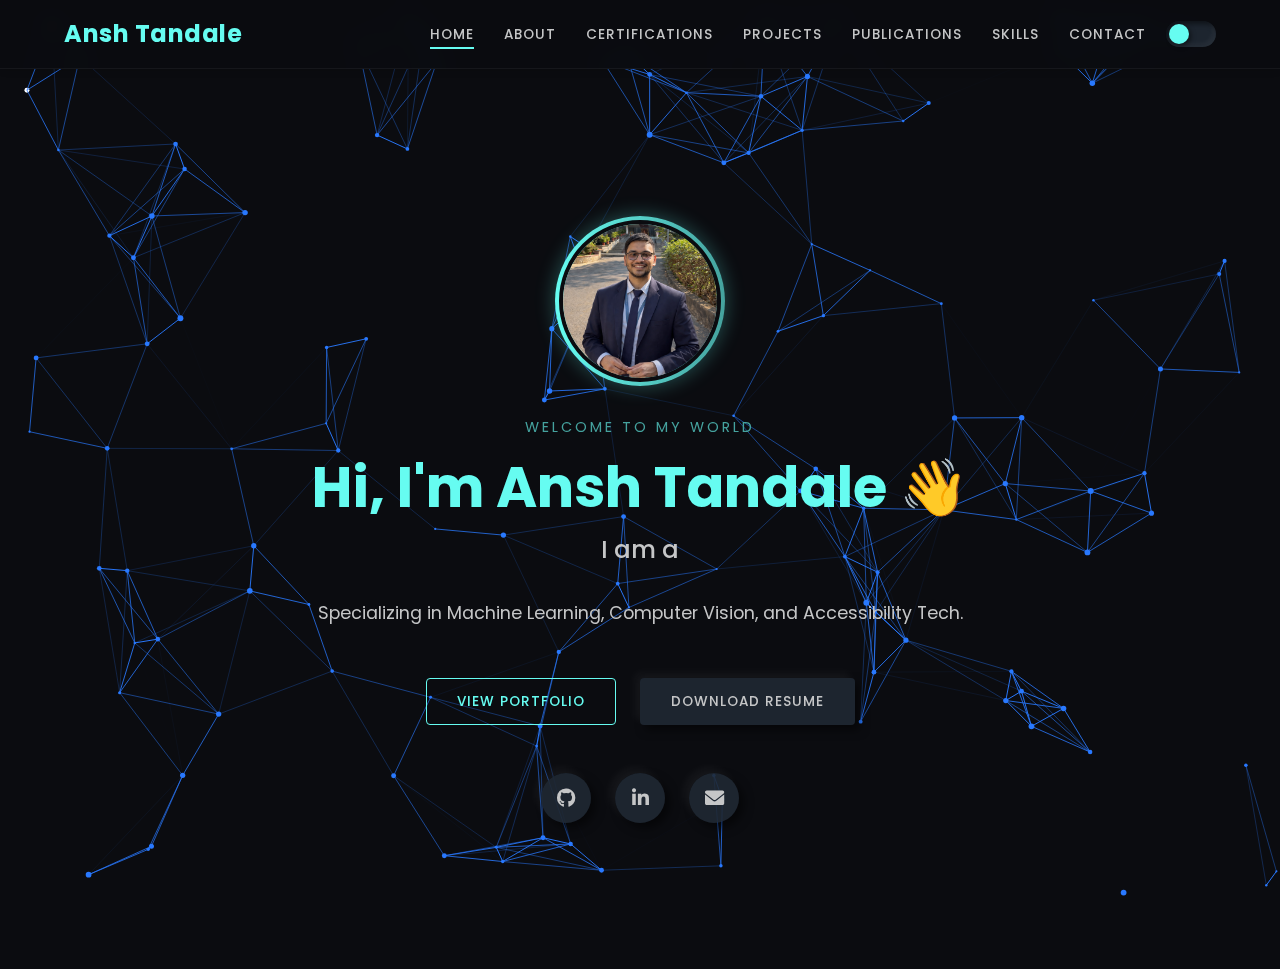
<file: index.html>
<!DOCTYPE html>
<html lang="en">
<head>
    <meta charset="UTF-8">
    <meta name="viewport" content="width=device-width, initial-scale=1.0">
    <title>Ansh Tandale | Portfolio</title>
    <link rel="stylesheet" href="css/style.css">
    <link rel="stylesheet" href="https://cdnjs.cloudflare.com/ajax/libs/font-awesome/6.0.0/css/all.min.css">
</head>
<body>
    <canvas id="bg-canvas"></canvas>

    <nav class="navbar">
        <div class="logo">Ansh <span>Tandale</span></div>
        <div style="display: flex; align-items: center; gap: 20px;">
            <ul class="nav-links">
                <li><a href="index.html" class="active">Home</a></li>
                <li><a href="about.html">About</a></li>
                <li><a href="certifications.html">Certifications</a></li>
                <li><a href="projects.html">Projects</a></li>
                <li><a href="publications.html">Publications</a></li>
                <li><a href="skills.html">Skills</a></li>
                <li><a href="contact.html">Contact</a></li>
            </ul>
            <div class="theme-switch">
                <div class="switch-handle"></div>
            </div>
            <div class="hamburger"><i class="fas fa-bars"></i></div>
        </div>
    </nav>

    <section class="hero">
        <div class="hero-content">
            <div class="profile-img-container">
                <img src="assets/images/Profile.png" alt="Ansh Tandale" class="profile-img">
            </div>
            <span class="welcome-text">Welcome to my world</span>
            <h1>Hi, I'm <span>Ansh Tandale</span> <span class="wave">👋</span></h1>
            
            <div class="type-wrap">
                I am a <span class="typed-text"></span>
            </div>

            <p style="margin-bottom: 30px; font-size: 1.1rem;">
                Specializing in Machine Learning, Computer Vision, and Accessibility Tech.
            </p>

            <div class="hero-btns">
                <a href="projects.html" class="btn btn-primary">View Portfolio</a>
                <a href="assets/Ansh Tandale Resume Analyst.pdf" target="_blank" class="btn btn-secondary">Download Resume</a>
            </div>
            <div class="social-links">
                <a href="https://github.com/Ansh9804" target="_blank"><i class="fab fa-github"></i></a>
                <a href="https://www.linkedin.com/in/ansh-tandale" target="_blank"><i class="fab fa-linkedin-in"></i></a>
                <a href="mailto:anshtandale9804@gmail.com"><i class="fas fa-envelope"></i></a>
            </div>
        </div>
    </section>

    <script src="js/script.js"></script>
</body>
</html>
</file>
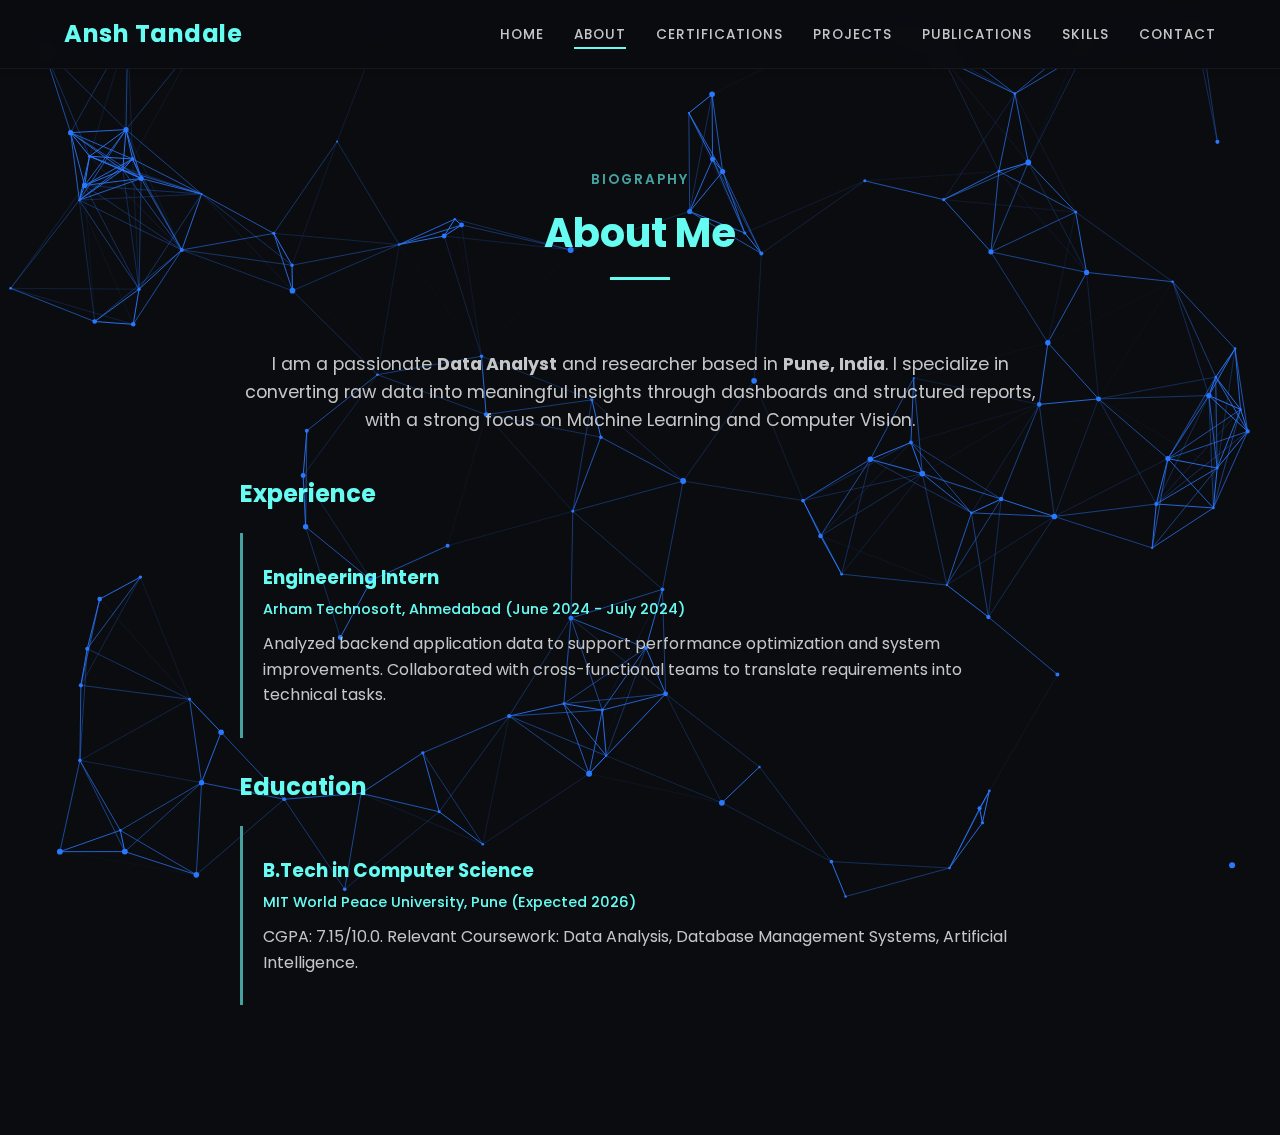
<file: about.html>
<!DOCTYPE html>
<html lang="en">
<head>
    <meta charset="UTF-8">
    <meta name="viewport" content="width=device-width, initial-scale=1.0">
    <title>About | Ansh Tandale</title>
    <link rel="stylesheet" href="css/style.css">
    <link rel="stylesheet" href="https://cdnjs.cloudflare.com/ajax/libs/font-awesome/6.0.0/css/all.min.css">
</head>
<body>
    <canvas id="bg-canvas"></canvas>

    <nav class="navbar">
        <div class="logo">Ansh <span>Tandale</span></div>
        <ul class="nav-links">
            <li><a href="index.html">Home</a></li>
            <li><a href="about.html" class="active">About</a></li>
            <li><a href="certifications.html">Certifications</a></li>
            <li><a href="projects.html">Projects</a></li>
            <li><a href="publications.html">Publications</a></li>
            <li><a href="skills.html">Skills</a></li>
            <li><a href="contact.html">Contact</a></li>
        </ul>
        <div class="hamburger"><i class="fas fa-bars"></i></div>
    </nav>

    <section class="section-container">
        <div class="section-header">
            <span class="subtitle">Biography</span>
            <h1 class="section-title">About Me</h1>
        </div>
        
        <div style="max-width: 800px; margin: 0 auto;">
            <p style="margin-bottom: 40px; text-align: center; font-size: 1.1rem;">
                I am a passionate <strong>Data Analyst</strong> and researcher based in <strong>Pune, India</strong>. I specialize in converting raw data into meaningful insights through dashboards and structured reports, with a strong focus on Machine Learning and Computer Vision.
            </p>

            <h2 style="margin-bottom: 20px;">Experience</h2>
            <div class="timeline-item">
                <h3>Engineering Intern</h3>
                <span class="company">Arham Technosoft, Ahmedabad (June 2024 - July 2024)</span>
                <p>Analyzed backend application data to support performance optimization and system improvements. Collaborated with cross-functional teams to translate requirements into technical tasks.</p>
            </div>

            <h2 style="margin-bottom: 20px;">Education</h2>
            <div class="timeline-item">
                <h3>B.Tech in Computer Science</h3>
                <span class="company">MIT World Peace University, Pune (Expected 2026)</span>
                <p>CGPA: 7.15/10.0. Relevant Coursework: Data Analysis, Database Management Systems, Artificial Intelligence.</p>
            </div>
        </div>
    </section>

    <script src="js/script.js"></script>
</body>
</html>
</file>
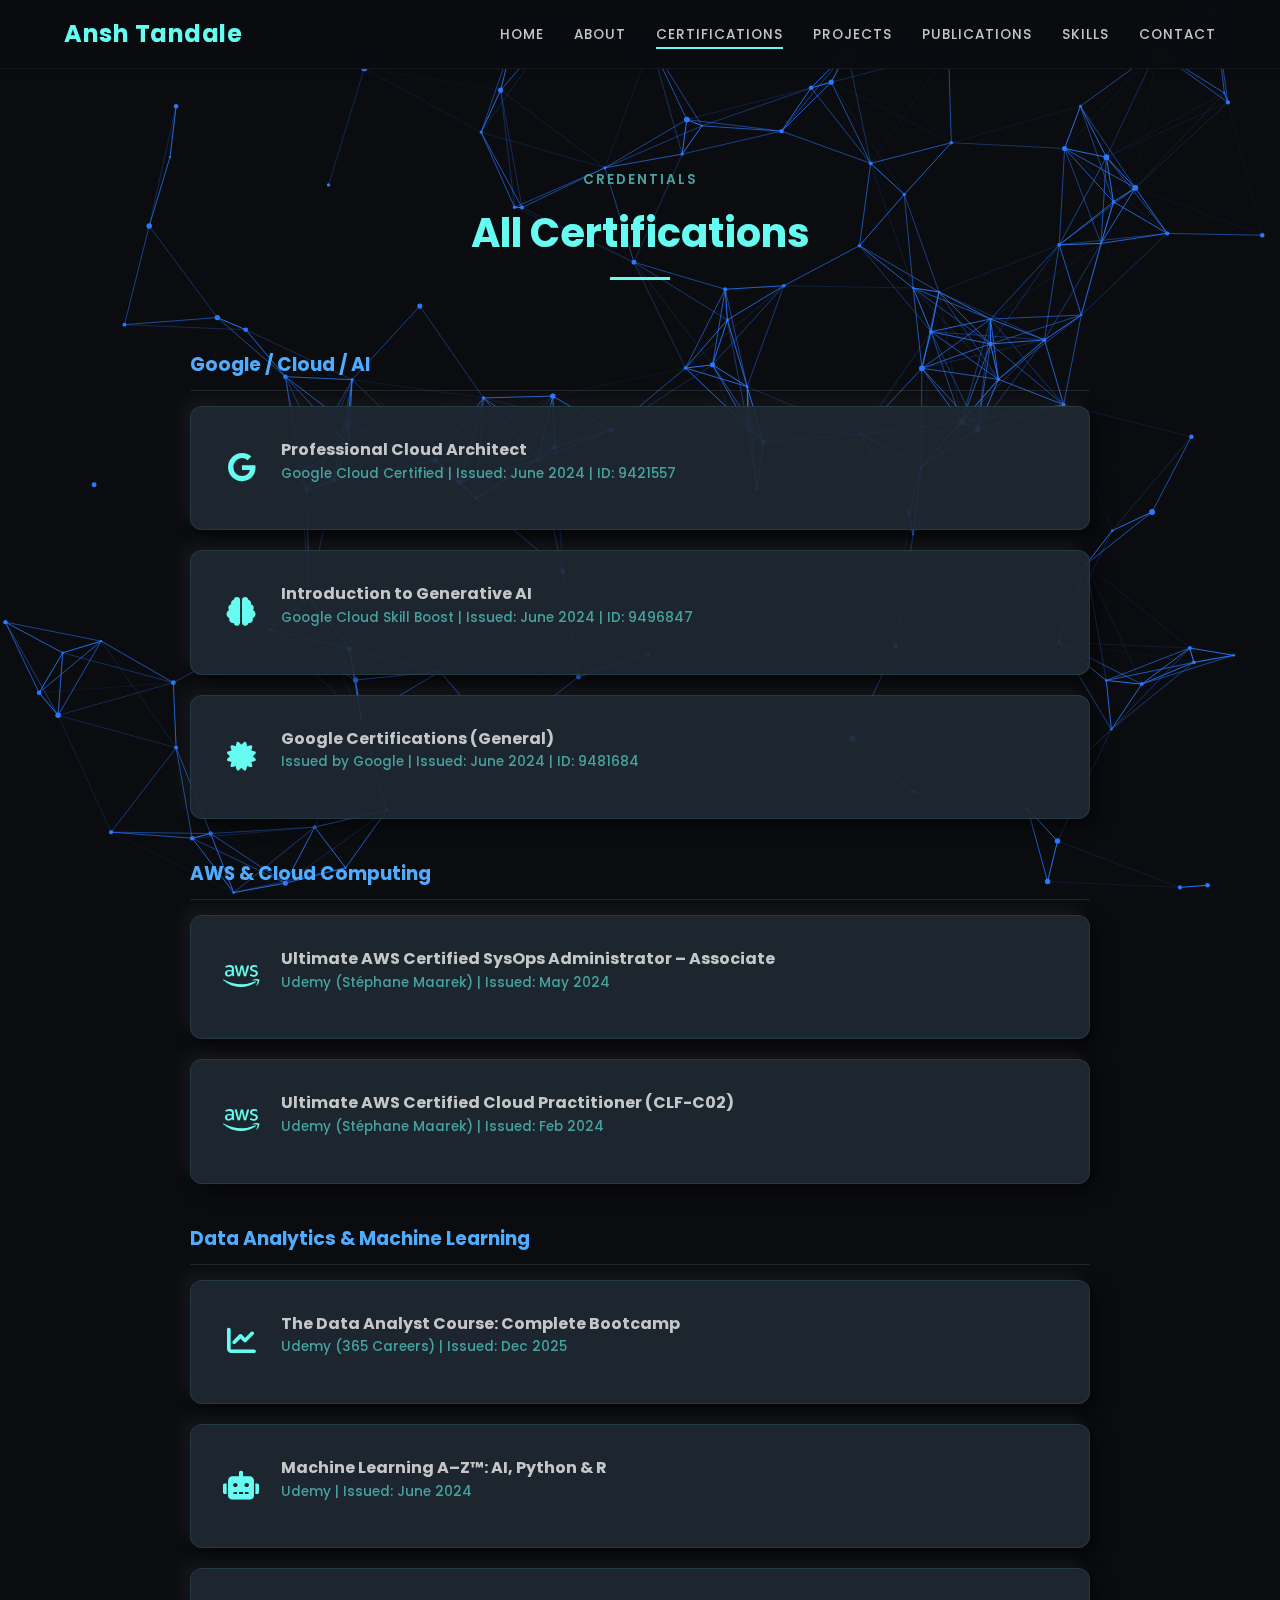
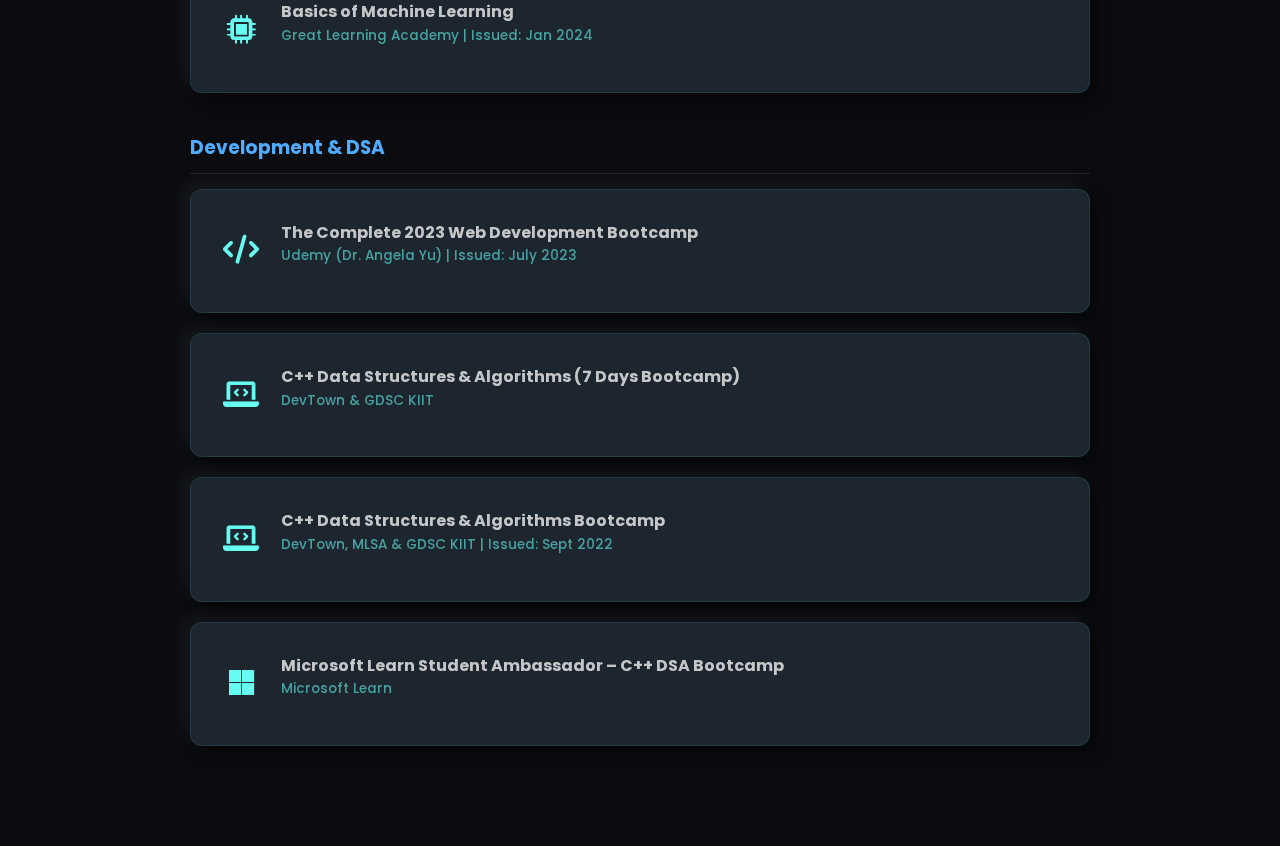
<file: certifications.html>
<!DOCTYPE html>
<html lang="en">
<head>
    <meta charset="UTF-8">
    <meta name="viewport" content="width=device-width, initial-scale=1.0">
    <title>Certifications | Ansh Tandale</title>
    <link rel="stylesheet" href="css/style.css">
    <link rel="stylesheet" href="https://cdnjs.cloudflare.com/ajax/libs/font-awesome/6.0.0/css/all.min.css">
</head>
<body>
    <canvas id="bg-canvas"></canvas>

    <nav class="navbar">
        <div class="logo">Ansh <span>Tandale</span></div>
        <ul class="nav-links">
            <li><a href="index.html">Home</a></li>
            <li><a href="about.html">About</a></li>
            <li><a href="certifications.html" class="active">Certifications</a></li>
            <li><a href="projects.html">Projects</a></li>
            <li><a href="publications.html">Publications</a></li>
            <li><a href="skills.html">Skills</a></li>
            <li><a href="contact.html">Contact</a></li>
        </ul>
        <div class="hamburger"><i class="fas fa-bars"></i></div>
    </nav>

    <section class="section-container">
        <div class="section-header">
            <span class="subtitle">Credentials</span>
            <h1 class="section-title">All Certifications</h1>
        </div>
        
        <div style="max-width: 900px; margin: 0 auto;">
            
            <h3 style="color: #4facfe; margin: 30px 0 15px; border-bottom: 1px solid rgba(255,255,255,0.1); padding-bottom: 10px;">
                Google / Cloud / AI
            </h3>
            <ul class="cert-list">
                <li>
                    <i class="fab fa-google"></i>
                    <div class="cert-details">
                        <strong>Professional Cloud Architect</strong>
                        <span>Google Cloud Certified | Issued: June 2024 | ID: 9421557</span>
                    </div>
                </li>
                <li>
                    <i class="fas fa-brain"></i>
                    <div class="cert-details">
                        <strong>Introduction to Generative AI</strong>
                        <span>Google Cloud Skill Boost | Issued: June 2024 | ID: 9496847</span>
                    </div>
                </li>
                <li>
                    <i class="fas fa-certificate"></i>
                    <div class="cert-details">
                        <strong>Google Certifications (General)</strong>
                        <span>Issued by Google | Issued: June 2024 | ID: 9481684</span>
                    </div>
                </li>
            </ul>

            <h3 style="color: #4facfe; margin: 40px 0 15px; border-bottom: 1px solid rgba(255,255,255,0.1); padding-bottom: 10px;">
                AWS & Cloud Computing
            </h3>
            <ul class="cert-list">
                <li>
                    <i class="fab fa-aws"></i>
                    <div class="cert-details">
                        <strong>Ultimate AWS Certified SysOps Administrator – Associate</strong>
                        <span>Udemy (Stéphane Maarek) | Issued: May 2024</span>
                    </div>
                </li>
                <li>
                    <i class="fab fa-aws"></i>
                    <div class="cert-details">
                        <strong>Ultimate AWS Certified Cloud Practitioner (CLF-C02)</strong>
                        <span>Udemy (Stéphane Maarek) | Issued: Feb 2024</span>
                    </div>
                </li>
            </ul>

            <h3 style="color: #4facfe; margin: 40px 0 15px; border-bottom: 1px solid rgba(255,255,255,0.1); padding-bottom: 10px;">
                Data Analytics & Machine Learning
            </h3>
            <ul class="cert-list">
                <li>
                    <i class="fas fa-chart-line"></i>
                    <div class="cert-details">
                        <strong>The Data Analyst Course: Complete Bootcamp</strong>
                        <span>Udemy (365 Careers) | Issued: Dec 2025</span>
                    </div>
                </li>
                <li>
                    <i class="fas fa-robot"></i>
                    <div class="cert-details">
                        <strong>Machine Learning A–Z™: AI, Python & R</strong>
                        <span>Udemy | Issued: June 2024</span>
                    </div>
                </li>
                <li>
                    <i class="fas fa-microchip"></i>
                    <div class="cert-details">
                        <strong>Basics of Machine Learning</strong>
                        <span>Great Learning Academy | Issued: Jan 2024</span>
                    </div>
                </li>
            </ul>

            <h3 style="color: #4facfe; margin: 40px 0 15px; border-bottom: 1px solid rgba(255,255,255,0.1); padding-bottom: 10px;">
                Development & DSA
            </h3>
            <ul class="cert-list">
                <li>
                    <i class="fas fa-code"></i>
                    <div class="cert-details">
                        <strong>The Complete 2023 Web Development Bootcamp</strong>
                        <span>Udemy (Dr. Angela Yu) | Issued: July 2023</span>
                    </div>
                </li>
                <li>
                    <i class="fas fa-laptop-code"></i>
                    <div class="cert-details">
                        <strong>C++ Data Structures & Algorithms (7 Days Bootcamp)</strong>
                        <span>DevTown & GDSC KIIT</span>
                    </div>
                </li>
                <li>
                    <i class="fas fa-laptop-code"></i>
                    <div class="cert-details">
                        <strong>C++ Data Structures & Algorithms Bootcamp</strong>
                        <span>DevTown, MLSA & GDSC KIIT | Issued: Sept 2022</span>
                    </div>
                </li>
                <li>
                    <i class="fab fa-microsoft"></i>
                    <div class="cert-details">
                        <strong>Microsoft Learn Student Ambassador – C++ DSA Bootcamp</strong>
                        <span>Microsoft Learn</span>
                    </div>
                </li>
            </ul>

        </div>
    </section>

    <script src="js/script.js"></script>
</body>
</html>
</file>
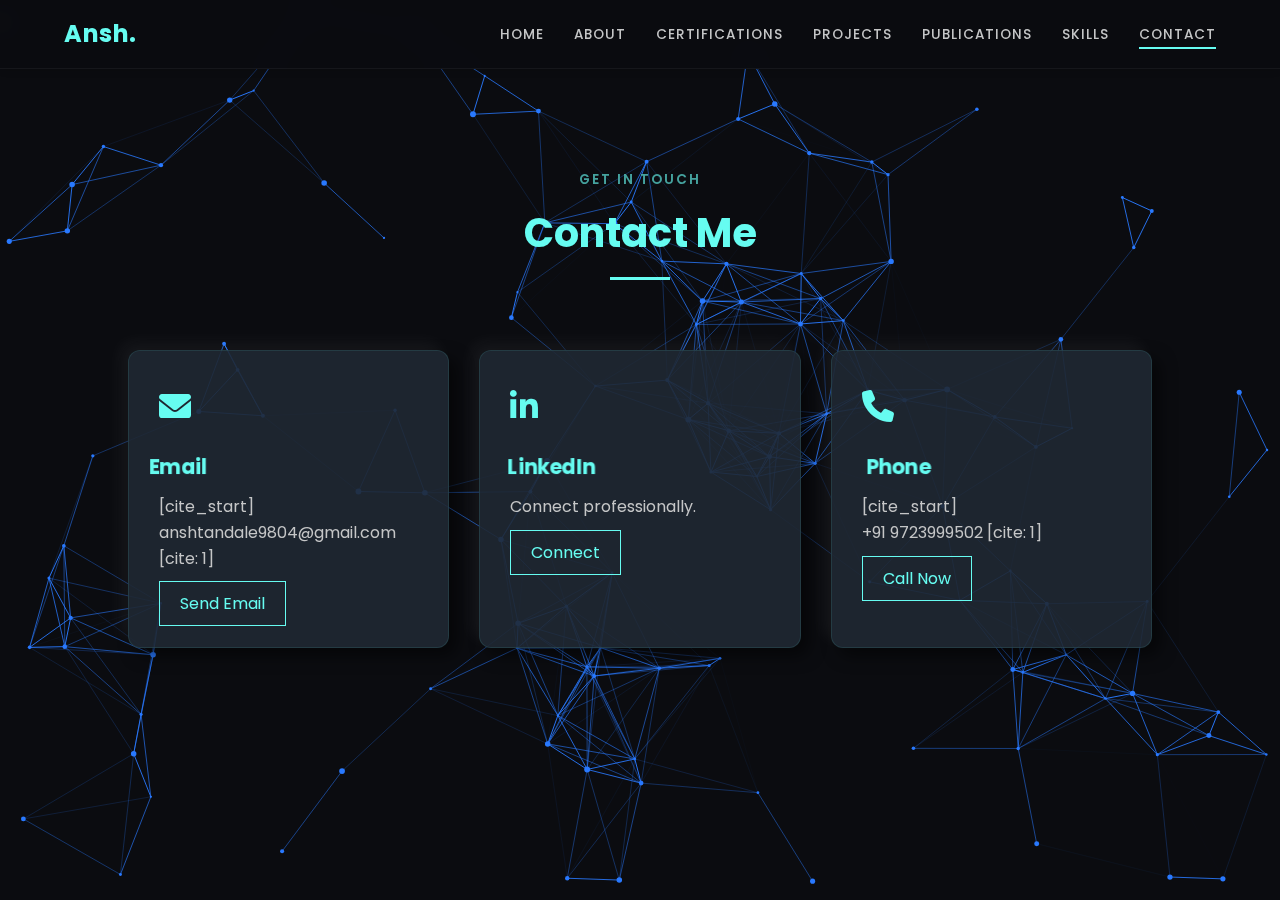
<file: contact.html>
<!DOCTYPE html>
<html lang="en">
<head>
    <meta charset="UTF-8">
    <meta name="viewport" content="width=device-width, initial-scale=1.0">
    <title>Contact | Ansh Tandale</title>
    <link rel="stylesheet" href="css/style.css">
    <link rel="stylesheet" href="https://cdnjs.cloudflare.com/ajax/libs/font-awesome/6.0.0/css/all.min.css">
</head>
<body>
    <canvas id="bg-canvas"></canvas>

    <nav class="navbar">
        <div class="logo">Ansh<span>.</span></div>
        <ul class="nav-links">
            <li><a href="index.html">Home</a></li>
            <li><a href="about.html">About</a></li>
            <li><a href="certifications.html">Certifications</a></li>
            <li><a href="projects.html">Projects</a></li>
            <li><a href="publications.html">Publications</a></li>
            <li><a href="skills.html">Skills</a></li>
            <li><a href="contact.html" class="active">Contact</a></li>
        </ul>
        <div class="hamburger"><i class="fas fa-bars"></i></div>
    </nav>

    <section class="section-container">
        <div class="section-header">
            <span class="subtitle">Get in Touch</span>
            <h1 class="section-title">Contact Me</h1>
        </div>
        
        <div class="contact-grid">
            <div class="contact-card">
                <div class="icon-box"><i class="fas fa-envelope"></i></div>
                <h3>Email</h3>
                [cite_start]<p>anshtandale9804@gmail.com [cite: 1]</p>
                <div style="margin-top: 20px;">
                    <a href="mailto:anshtandale9804@gmail.com" class="btn-primary" style="padding: 10px 20px;">Send Email</a>
                </div>
            </div>
            
            <div class="contact-card">
                <div class="icon-box"><i class="fab fa-linkedin-in"></i></div>
                <h3>LinkedIn</h3>
                <p>Connect professionally.</p>
                <div style="margin-top: 20px;">
                    <a href="https://www.linkedin.com/in/ansh-tandale" target="_blank" class="btn-primary" style="padding: 10px 20px;">Connect</a>
                </div>
            </div>

            <div class="contact-card">
                <div class="icon-box"><i class="fas fa-phone"></i></div>
                <h3>Phone</h3>
                [cite_start]<p>+91 9723999502 [cite: 1]</p>
                <div style="margin-top: 20px;">
                    <a href="tel:+919723999502" class="btn-primary" style="padding: 10px 20px;">Call Now</a>
                </div>
            </div>
        </div>
    </section>

    <script src="js/script.js"></script>
</body>
</html>
</file>
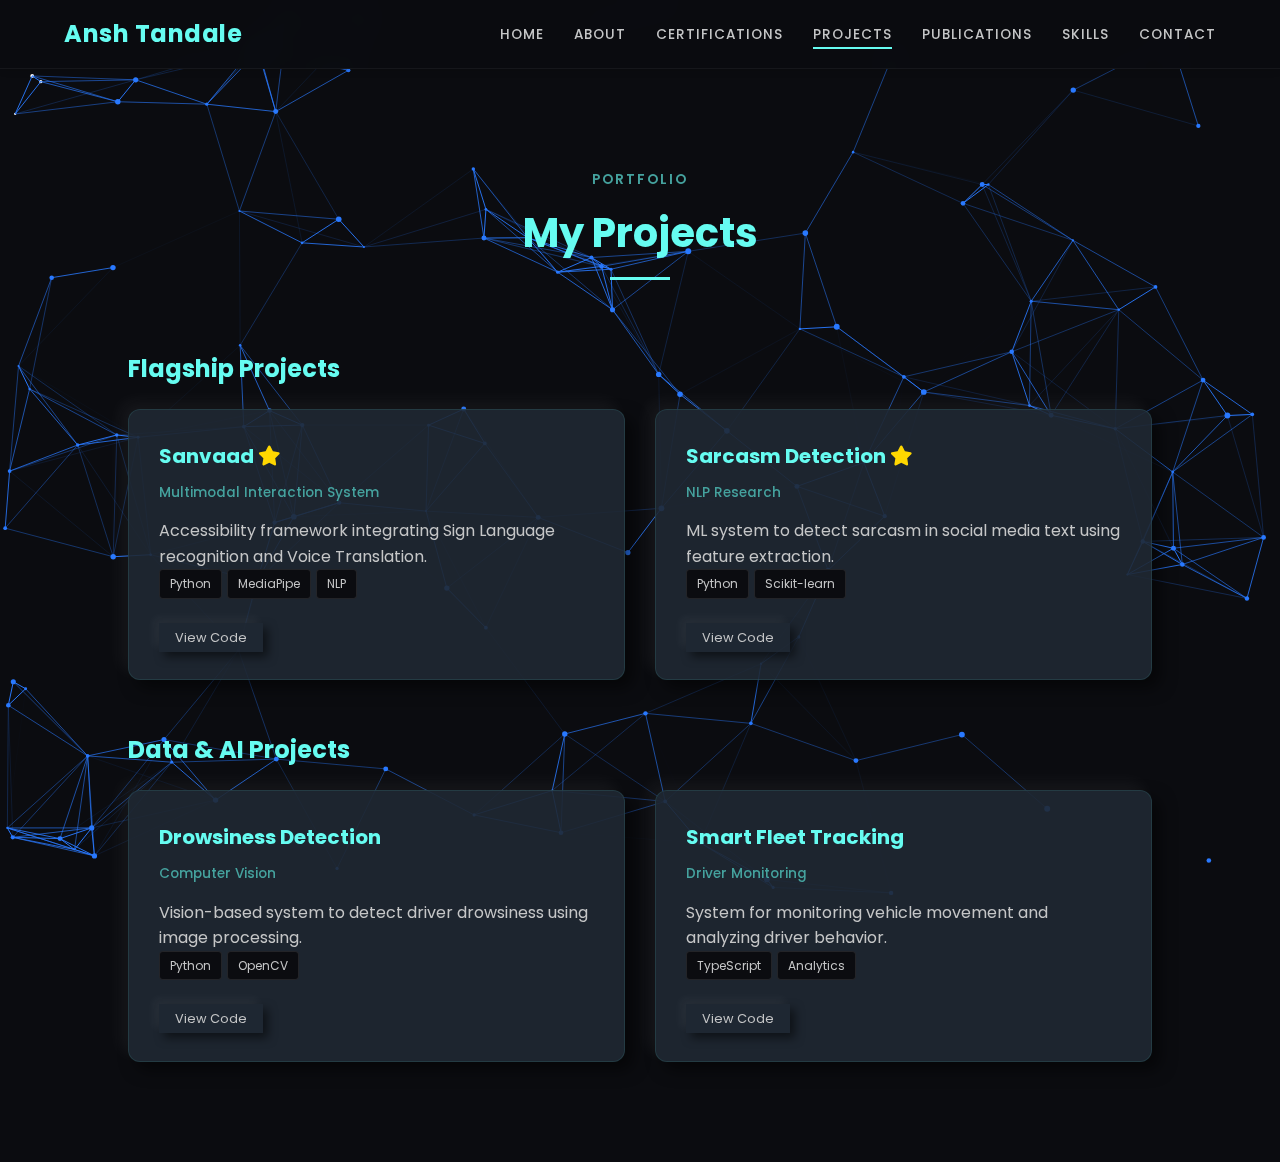
<file: projects.html>
<!DOCTYPE html>
<html lang="en">
<head>
    <meta charset="UTF-8">
    <meta name="viewport" content="width=device-width, initial-scale=1.0">
    <title>Projects | Ansh Tandale</title>
    <link rel="stylesheet" href="css/style.css">
    <link rel="stylesheet" href="https://cdnjs.cloudflare.com/ajax/libs/font-awesome/6.0.0/css/all.min.css">
</head>
<body>
    <canvas id="bg-canvas"></canvas>

    <nav class="navbar">
        <div class="logo">Ansh <span>Tandale</span></div>
        <ul class="nav-links">
            <li><a href="index.html">Home</a></li>
            <li><a href="about.html">About</a></li>
            <li><a href="certifications.html">Certifications</a></li>
            <li><a href="projects.html" class="active">Projects</a></li>
            <li><a href="publications.html">Publications</a></li>
            <li><a href="skills.html">Skills</a></li>
            <li><a href="contact.html">Contact</a></li>
        </ul>
        <div class="hamburger"><i class="fas fa-bars"></i></div>
    </nav>

    <section class="section-container">
        <div class="section-header">
            <span class="subtitle">Portfolio</span>
            <h1 class="section-title">My Projects</h1>
        </div>

        <h2 style="margin-bottom: 20px; font-size: 1.5rem;">Flagship Projects</h2>
        <div class="projects-grid">
            <div class="project-card">
                <div class="project-info">
                    <h3>Sanvaad <i class="fas fa-star" style="color: gold;"></i></h3>
                    <span class="role">Multimodal Interaction System</span>
                    <p>Accessibility framework integrating Sign Language recognition and Voice Translation.</p>
                    <div class="tech-stack"><span>Python</span><span>MediaPipe</span><span>NLP</span></div>
                    <div style="margin-top:20px;">
                        <a href="https://github.com/4t2de/sanvaad" target="_blank" class="btn-secondary" style="padding: 5px 15px; font-size: 0.8rem;">View Code</a>
                    </div>
                </div>
            </div>
            <div class="project-card">
                <div class="project-info">
                    <h3>Sarcasm Detection <i class="fas fa-star" style="color: gold;"></i></h3>
                    <span class="role">NLP Research</span>
                    <p>ML system to detect sarcasm in social media text using feature extraction.</p>
                    <div class="tech-stack"><span>Python</span><span>Scikit-learn</span></div>
                    <div style="margin-top:20px;">
                        <a href="https://github.com/Ansh9804/Sarcasm-Detection-in-Text" target="_blank" class="btn-secondary" style="padding: 5px 15px; font-size: 0.8rem;">View Code</a>
                    </div>
                </div>
            </div>
        </div>

        <br><br>

        <h2 style="margin-bottom: 20px; font-size: 1.5rem;">Data & AI Projects</h2>
        <div class="projects-grid">
            <div class="project-card">
                <div class="project-info">
                    <h3>Drowsiness Detection</h3>
                    <span class="role">Computer Vision</span>
                    <p>Vision-based system to detect driver drowsiness using image processing.</p>
                    <div class="tech-stack"><span>Python</span><span>OpenCV</span></div>
                    <div style="margin-top:20px;">
                         <a href="https://github.com/Ansh9804/Drowsiness-Detect" target="_blank" class="btn-secondary" style="padding: 5px 15px; font-size: 0.8rem;">View Code</a>
                    </div>
                </div>
            </div>
            <div class="project-card">
                <div class="project-info">
                    <h3>Smart Fleet Tracking</h3>
                    <span class="role">Driver Monitoring</span>
                    <p>System for monitoring vehicle movement and analyzing driver behavior.</p>
                    <div class="tech-stack"><span>TypeScript</span><span>Analytics</span></div>
                    <div style="margin-top:20px;">
                        <a href="https://github.com/Ansh9804/Smart-Fleet-Tracking-Driver-Behavior-Monitoring" target="_blank" class="btn-secondary" style="padding: 5px 15px; font-size: 0.8rem;">View Code</a>
                    </div>
                </div>
            </div>
        </div>
    </section>

    <script src="js/script.js"></script>
</body>
</html>
</file>
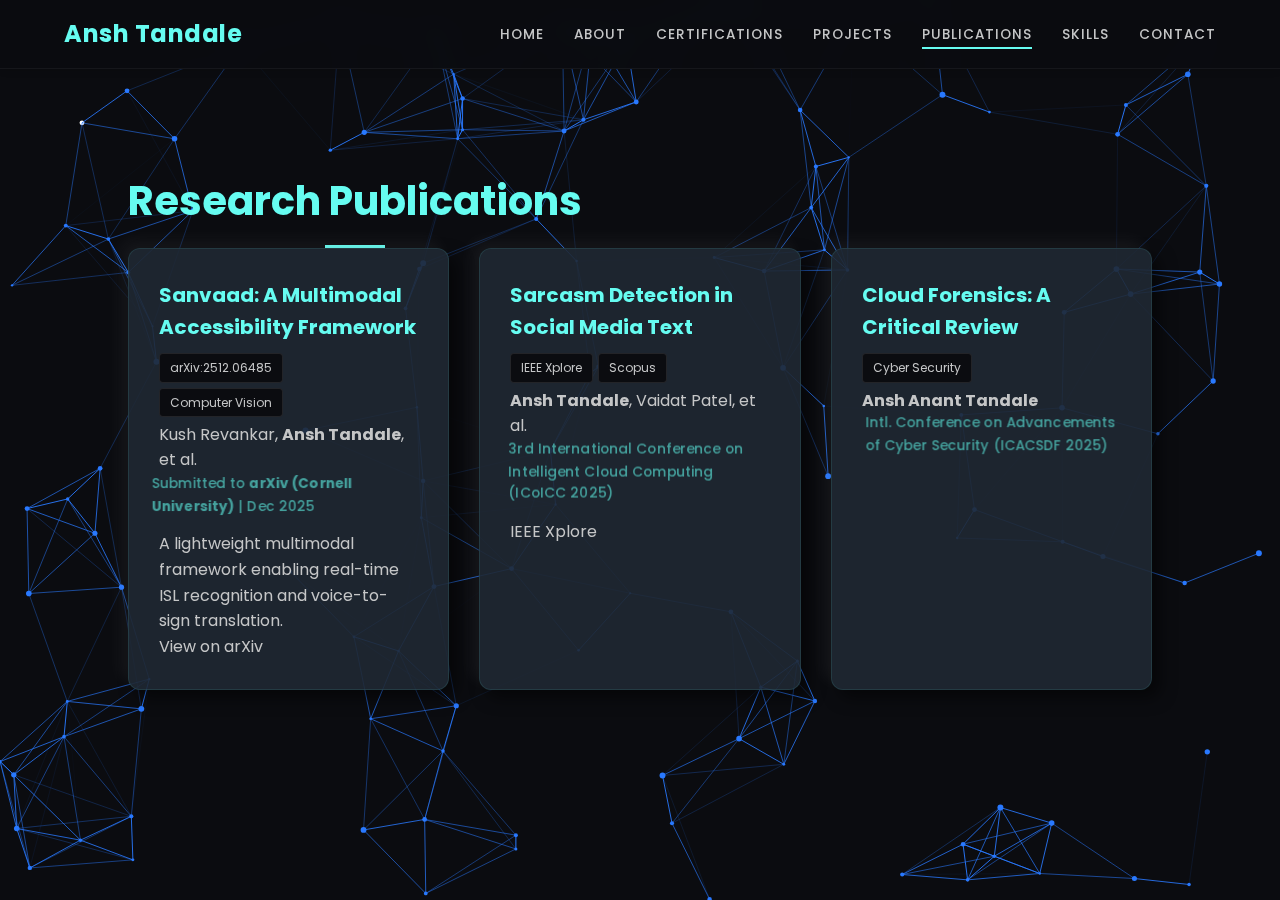
<file: publications.html>
<!DOCTYPE html>
<html lang="en">
<head>
    <meta charset="UTF-8">
    <meta name="viewport" content="width=device-width, initial-scale=1.0">
    <title>Publications | Ansh Tandale</title>
    <link rel="stylesheet" href="css/style.css">
    <link rel="stylesheet" href="https://cdnjs.cloudflare.com/ajax/libs/font-awesome/6.0.0/css/all.min.css">
</head>
<body>
    <canvas id="bg-canvas"></canvas>

    <nav class="navbar">
        <div class="logo">Ansh Tandale</div>
        <ul class="nav-links">
            <li><a href="index.html">Home</a></li>
            <li><a href="about.html">About</a></li>
            <li><a href="certifications.html">Certifications</a></li>
            <li><a href="projects.html">Projects</a></li>
            <li><a href="publications.html" class="active">Publications</a></li>
            <li><a href="skills.html">Skills</a></li>
            <li><a href="contact.html">Contact</a></li>
        </ul>
        <div class="hamburger"><i class="fas fa-bars"></i></div>
    </nav>

    <section class="section-container">
        <h1 class="section-title">Research Publications</h1>
        
        <div class="publications-wrapper">
            <div class="pub-card flagship-pub">
                <div class="pub-header">
                    <h3>Sanvaad: A Multimodal Accessibility Framework</h3>
                    <div class="pub-badges">
                        <span class="badge badge-arxiv">arXiv:2512.06485</span>
                        <span class="badge badge-cv">Computer Vision</span>
                    </div>
                </div>
                <p class="pub-authors">Kush Revankar, <strong>Ansh Tandale</strong>, et al.</p>
                <p class="pub-venue">Submitted to <strong>arXiv (Cornell University)</strong> | Dec 2025</p>
                <div class="pub-abstract"><p>A lightweight multimodal framework enabling real-time ISL recognition and voice-to-sign translation.</p></div>
                <div class="pub-links">
                    <a href="https://arxiv.org/abs/2512.06485" target="_blank" class="btn-sm">View on arXiv</a>
                </div>
            </div>

            <div class="pub-card">
                <div class="pub-header">
                    <h3>Sarcasm Detection in Social Media Text</h3>
                    <div class="pub-badges"><span class="badge badge-ieee">IEEE Xplore</span><span class="badge badge-scopus">Scopus</span></div>
                </div>
                <p class="pub-authors"><strong>Ansh Tandale</strong>, Vaidat Patel, et al.</p>
                <p class="pub-venue">3rd International Conference on Intelligent Cloud Computing (ICoICC 2025)</p>
                <div class="pub-links"><a href="https://lnkd.in/dQ7JwbsX" target="_blank" class="btn-sm">IEEE Xplore</a></div>
            </div>

            <div class="pub-card">
                <div class="pub-header">
                    <h3>Cloud Forensics: A Critical Review</h3>
                    <div class="pub-badges"><span class="badge badge-security">Cyber Security</span></div>
                </div>
                <p class="pub-authors"><strong>Ansh Anant Tandale</strong></p>
                <p class="pub-venue">Intl. Conference on Advancements of Cyber Security (ICACSDF 2025)</p>
            </div>
        </div>
    </section>

    <script src="js/script.js"></script>
</body>
</html>
</file>
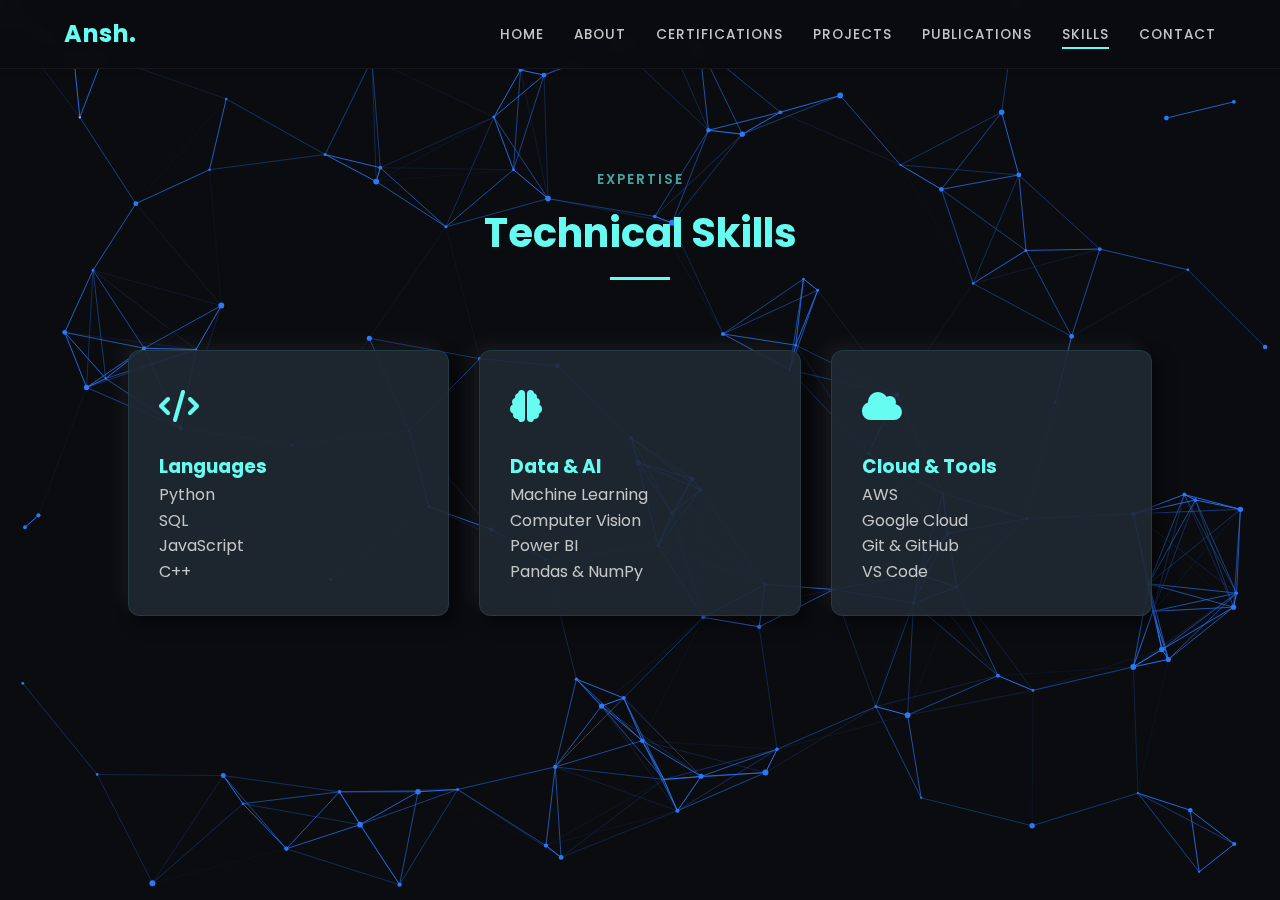
<file: skills.html>
<!DOCTYPE html>
<html lang="en">
<head>
    <meta charset="UTF-8">
    <meta name="viewport" content="width=device-width, initial-scale=1.0">
    <title>Skills | Ansh Tandale</title>
    <link rel="stylesheet" href="css/style.css">
    <link rel="stylesheet" href="https://cdnjs.cloudflare.com/ajax/libs/font-awesome/6.0.0/css/all.min.css">
</head>
<body>
    <canvas id="bg-canvas"></canvas>

    <nav class="navbar">
        <div class="logo">Ansh<span>.</span></div>
        <ul class="nav-links">
            <li><a href="index.html">Home</a></li>
            <li><a href="about.html">About</a></li>
            <li><a href="certifications.html">Certifications</a></li>
            <li><a href="projects.html">Projects</a></li>
            <li><a href="publications.html">Publications</a></li>
            <li><a href="skills.html" class="active">Skills</a></li>
            <li><a href="contact.html">Contact</a></li>
        </ul>
        <div class="hamburger"><i class="fas fa-bars"></i></div>
    </nav>

    <section class="section-container">
        <div class="section-header">
            <span class="subtitle">Expertise</span>
            <h1 class="section-title">Technical Skills</h1>
        </div>
        
        <div class="skills-grid">
            <div class="skill-category">
                <div class="icon-box" style="font-size: 2rem;"><i class="fas fa-code"></i></div>
                <h3>Languages</h3>
                <ul>
                    <li>Python</li>
                    <li>SQL</li>
                    <li>JavaScript</li>
                    <li>C++</li>
                </ul>
            </div>
            
            <div class="skill-category">
                <div class="icon-box" style="font-size: 2rem;"><i class="fas fa-brain"></i></div>
                <h3>Data & AI</h3>
                <ul>
                    <li>Machine Learning</li>
                    <li>Computer Vision</li>
                    <li>Power BI</li>
                    <li>Pandas & NumPy</li>
                </ul>
            </div>
            
            <div class="skill-category">
                <div class="icon-box" style="font-size: 2rem;"><i class="fas fa-cloud"></i></div>
                <h3>Cloud & Tools</h3>
                <ul>
                    <li>AWS</li>
                    <li>Google Cloud</li>
                    <li>Git & GitHub</li>
                    <li>VS Code</li>
                </ul>
            </div>
        </div>
    </section>

    <script src="js/script.js"></script>
</body>
</html>
</file>
<file: css/style.css>
/* --- Google Fonts --- */
@import url('https://fonts.googleapis.com/css2?family=Poppins:wght@300;400;500;600;700&display=swap');

/* --- General Reset --- */
* { margin: 0; padding: 0; box-sizing: border-box; font-family: 'Poppins', sans-serif; /* Cursor restored to default */ }
body { background-color: var(--bg-color); color: var(--text-color); line-height: 1.6; overflow-x: hidden; transition: background-color 0.5s ease, color 0.5s ease; }
a { text-decoration: none; color: inherit; transition: 0.3s; }
ul { list-style: none; }
h1, h2, h3, h4, h5, h6 { color: var(--header-color); font-weight: 700; }

/* --- Theme Variables (Dark Mode Default) --- */
:root {
    --primary: #66fcf1;
    --secondary: #45a29e;
    --bg-color: #0b0c10;
    --card-bg: rgba(31, 40, 51, 0.9);
    --card-border: 1px solid rgba(102, 252, 241, 0.1);
    --text-color: #c5c6c7;
    --header-color: #66fcf1;
    --nav-bg: rgba(11, 12, 16, 0.95);
    --shadow-light: rgba(255, 255, 255, 0.05);
    --shadow-dark: rgba(0, 0, 0, 0.5);
}

/* --- Light Mode Variables --- */
body.light-mode {
    --primary: #2962ff;
    --secondary: #0039cb;
    --bg-color: #e0e5ec;
    --card-bg: #e0e5ec;
    --card-border: 1px solid rgba(255, 255, 255, 0.4);
    --text-color: #4a5568;
    --header-color: #2d3748;
    --nav-bg: rgba(224, 229, 236, 0.95);
    --shadow-light: #ffffff;
    --shadow-dark: #a3b1c6;
}

/* --- Background Animation Canvas --- */
#bg-canvas {
    position: fixed; top: 0; left: 0; width: 100%; height: 100%; z-index: -1;
    opacity: 1; transition: opacity 0.5s;
    background: var(--bg-color);
}

/* --- Navbar --- */
.navbar {
    display: flex; justify-content: space-between; align-items: center;
    padding: 15px 5%; background-color: var(--nav-bg);
    position: sticky; top: 0; z-index: 1000;
    backdrop-filter: blur(10px); border-bottom: 1px solid rgba(255,255,255,0.05);
    box-shadow: 0 4px 6px -1px rgba(0,0,0,0.1);
}
.logo { font-size: 1.5rem; font-weight: 700; color: var(--header-color); letter-spacing: 0.5px; white-space: nowrap; }
.logo span { color: var(--primary); }

.nav-links { display: flex; gap: 30px; align-items: center; }
.nav-links a { font-size: 0.85rem; font-weight: 500; color: var(--text-color); text-transform: uppercase; letter-spacing: 1px; position: relative; }
.nav-links a::after {
    content: ''; position: absolute; width: 0; height: 2px; bottom: -5px; left: 0; background-color: var(--primary); transition: width 0.3s;
}
.nav-links a:hover::after, .nav-links a.active::after { width: 100%; }
.nav-links a:hover { color: var(--primary); }
.hamburger { display: none; font-size: 1.5rem; cursor: pointer; color: var(--text-color); }

/* --- Neumorphic Toggle Switch --- */
.theme-switch {
    width: 50px; height: 26px; background: var(--card-bg);
    border-radius: 50px; position: relative; cursor: pointer;
    box-shadow: inset 3px 3px 5px var(--shadow-dark), inset -3px -3px 5px var(--shadow-light);
    display: flex; align-items: center; padding: 3px;
}
.theme-switch .switch-handle {
    width: 20px; height: 20px; background: var(--primary);
    border-radius: 50%; transition: 0.4s ease;
    box-shadow: 2px 2px 5px var(--shadow-dark);
}
body.light-mode .theme-switch .switch-handle { transform: translateX(24px); }

/* --- Hero Section --- */
.hero {
    height: 100vh; display: flex; align-items: center; justify-content: center;
    text-align: center; padding: 0 20px; position: relative;
}
.hero-content { max-width: 900px; z-index: 1; perspective: 1000px; }

.profile-img-container {
    width: 170px; height: 170px; margin: 0 auto 30px;
    border-radius: 50%; padding: 4px;
    background: linear-gradient(to right, var(--primary), var(--secondary));
    box-shadow: 0 0 20px rgba(102, 252, 241, 0.3);
    animation: float 6s ease-in-out infinite;
}
@keyframes float { 0% { transform: translateY(0px); } 50% { transform: translateY(-15px); } 100% { transform: translateY(0px); } }

.profile-img { width: 100%; height: 100%; border-radius: 50%; object-fit: cover; border: 4px solid var(--bg-color); }

.welcome-text { font-size: 0.9rem; letter-spacing: 3px; text-transform: uppercase; color: var(--secondary); margin-bottom: 15px; display: block;}
.hero h1 { font-size: 3.5rem; margin-bottom: 10px; line-height: 1.2; color: var(--header-color); }
.hero h1 span { color: var(--primary); }

/* Waving Hand */
.wave { display: inline-block; animation: wave-animation 2.5s infinite; transform-origin: 70% 70%; }
@keyframes wave-animation { 0% { transform: rotate( 0.0deg) } 10% { transform: rotate(14.0deg) } 20% { transform: rotate(-8.0deg) } 30% { transform: rotate(14.0deg) } 40% { transform: rotate(-4.0deg) } 50% { transform: rotate(10.0deg) } 60% { transform: rotate( 0.0deg) } 100% { transform: rotate( 0.0deg) } }

.type-wrap { font-size: 1.5rem; font-weight: 500; color: var(--text-color); margin-bottom: 30px; min-height: 1.6em; }
.typed-text { color: var(--primary); border-bottom: none; }

/* Liquid Buttons */
.hero-btns { margin-top: 40px; }
.btn {
    padding: 12px 30px; border-radius: 4px; font-weight: 500; display: inline-block; cursor: pointer;
    text-transform: uppercase; font-size: 0.85rem; letter-spacing: 1px; transition: 0.3s;
    margin: 10px; position: relative; overflow: hidden; z-index: 1;
}
.btn-primary { border: 1px solid var(--primary); color: var(--primary); }
.btn-primary::before {
    content: ""; position: absolute; top: 0; left: 0; width: 0; height: 100%;
    background-color: var(--primary); z-index: -1; transition: width 0.4s cubic-bezier(0.25, 0.8, 0.25, 1);
}
.btn-primary:hover::before { width: 100%; }
.btn-primary:hover { color: var(--bg-color); box-shadow: 0 0 20px rgba(102, 252, 241, 0.6); }

.btn-secondary { background: var(--card-bg); color: var(--text-color); border: 1px solid transparent; box-shadow: 5px 5px 10px var(--shadow-dark), -5px -5px 10px var(--shadow-light); }
.btn-secondary:hover { transform: translateY(-3px); color: var(--primary); }

/* Animated Social Icons */
.social-links { margin-top: 30px; }
.social-links a {
    display: inline-flex; justify-content: center; align-items: center;
    width: 50px; height: 50px; background: var(--card-bg);
    border-radius: 50%; margin: 0 10px; font-size: 1.2rem;
    color: var(--text-color); transition: 0.3s;
    box-shadow: 5px 5px 10px var(--shadow-dark), -5px -5px 10px var(--shadow-light);
}
.social-links a:hover {
    color: var(--primary); transform: translateY(-5px) scale(1.1);
}

/* --- Common Section Styles --- */
.section-container { padding: 100px 10%; min-height: 80vh; }
.section-header { text-align: center; margin-bottom: 70px; }
.subtitle { color: var(--secondary); text-transform: uppercase; letter-spacing: 2px; font-size: 0.85rem; display: block; margin-bottom: 10px; font-weight: 600; }
.section-title { font-size: 2.5rem; color: var(--header-color); position: relative; display: inline-block; padding-bottom: 15px; }
.section-title::after { content: ''; position: absolute; bottom: 0; left: 50%; transform: translateX(-50%); width: 60px; height: 3px; background: var(--primary); }

/* --- Isometric 3D Cards --- */
.projects-grid, .skills-grid, .contact-grid, .publications-wrapper {
    display: grid; grid-template-columns: repeat(auto-fit, minmax(300px, 1fr)); gap: 30px;
    perspective: 1000px;
}

.project-card, .contact-card, .pub-card, .skill-category, .timeline-item, .cert-list li {
    background: var(--card-bg);
    padding: 30px; border-radius: 12px;
    border: var(--card-border);
    transition: transform 0.1s;
    box-shadow: 8px 8px 16px var(--shadow-dark), -8px -8px 16px var(--shadow-light);
    transform-style: preserve-3d;
}

/* Hover Effects */
.project-card:hover h3, .contact-card:hover h3 { color: var(--primary); }
.icon-box { font-size: 2rem; color: var(--primary); margin-bottom: 20px; transition: 0.3s; }
.contact-card:hover .icon-box, .skill-category:hover .icon-box { transform: scale(1.2) rotate(10deg); } 

.project-info h3, .contact-card h3, .pub-header h3 { font-size: 1.25rem; margin-bottom: 10px; color: var(--header-color); transform: translateZ(20px); }
.role, .cert-details span, .pub-venue { color: var(--secondary); font-size: 0.85rem; margin-bottom: 15px; display: block; font-weight: 500; transform: translateZ(15px); }
.tech-stack span, .badge {
    background: var(--bg-color); color: var(--text-color); padding: 4px 10px;
    border-radius: 4px; font-size: 0.75rem; margin: 0 5px 5px 0; display: inline-block;
    border: 1px solid rgba(255,255,255,0.1);
}

.timeline-item { border-left: 3px solid var(--secondary); padding-left: 20px; display: block; margin-bottom: 30px; border-radius: 0; border-top: none; border-right: none; border-bottom: none; box-shadow: none; background: transparent; }
.timeline-item h3 { color: var(--header-color); margin-bottom: 5px; }
.timeline-item .company { color: var(--primary); font-weight: 500; font-size: 0.9rem; margin-bottom: 10px; display: block; }

.cert-list { display: grid; gap: 20px; grid-template-columns: 1fr; }
.cert-list li { display: flex; align-items: center; gap: 20px; }
.cert-list i { font-size: 1.8rem; color: var(--primary); min-width: 40px; text-align: center; transition: 0.3s; }
.cert-list li:hover i { transform: rotate(20deg) scale(1.2); }

@media (max-width: 768px) {
    .nav-links { display: none; flex-direction: column; background: var(--bg-color); position: absolute; top: 60px; right: 0; width: 100%; padding: 30px; border-top: 1px solid rgba(255,255,255,0.1); }
    .nav-links.active { display: flex; }
    .hamburger { display: block; }
    .hero h1 { font-size: 2.2rem; }
}
</file>
